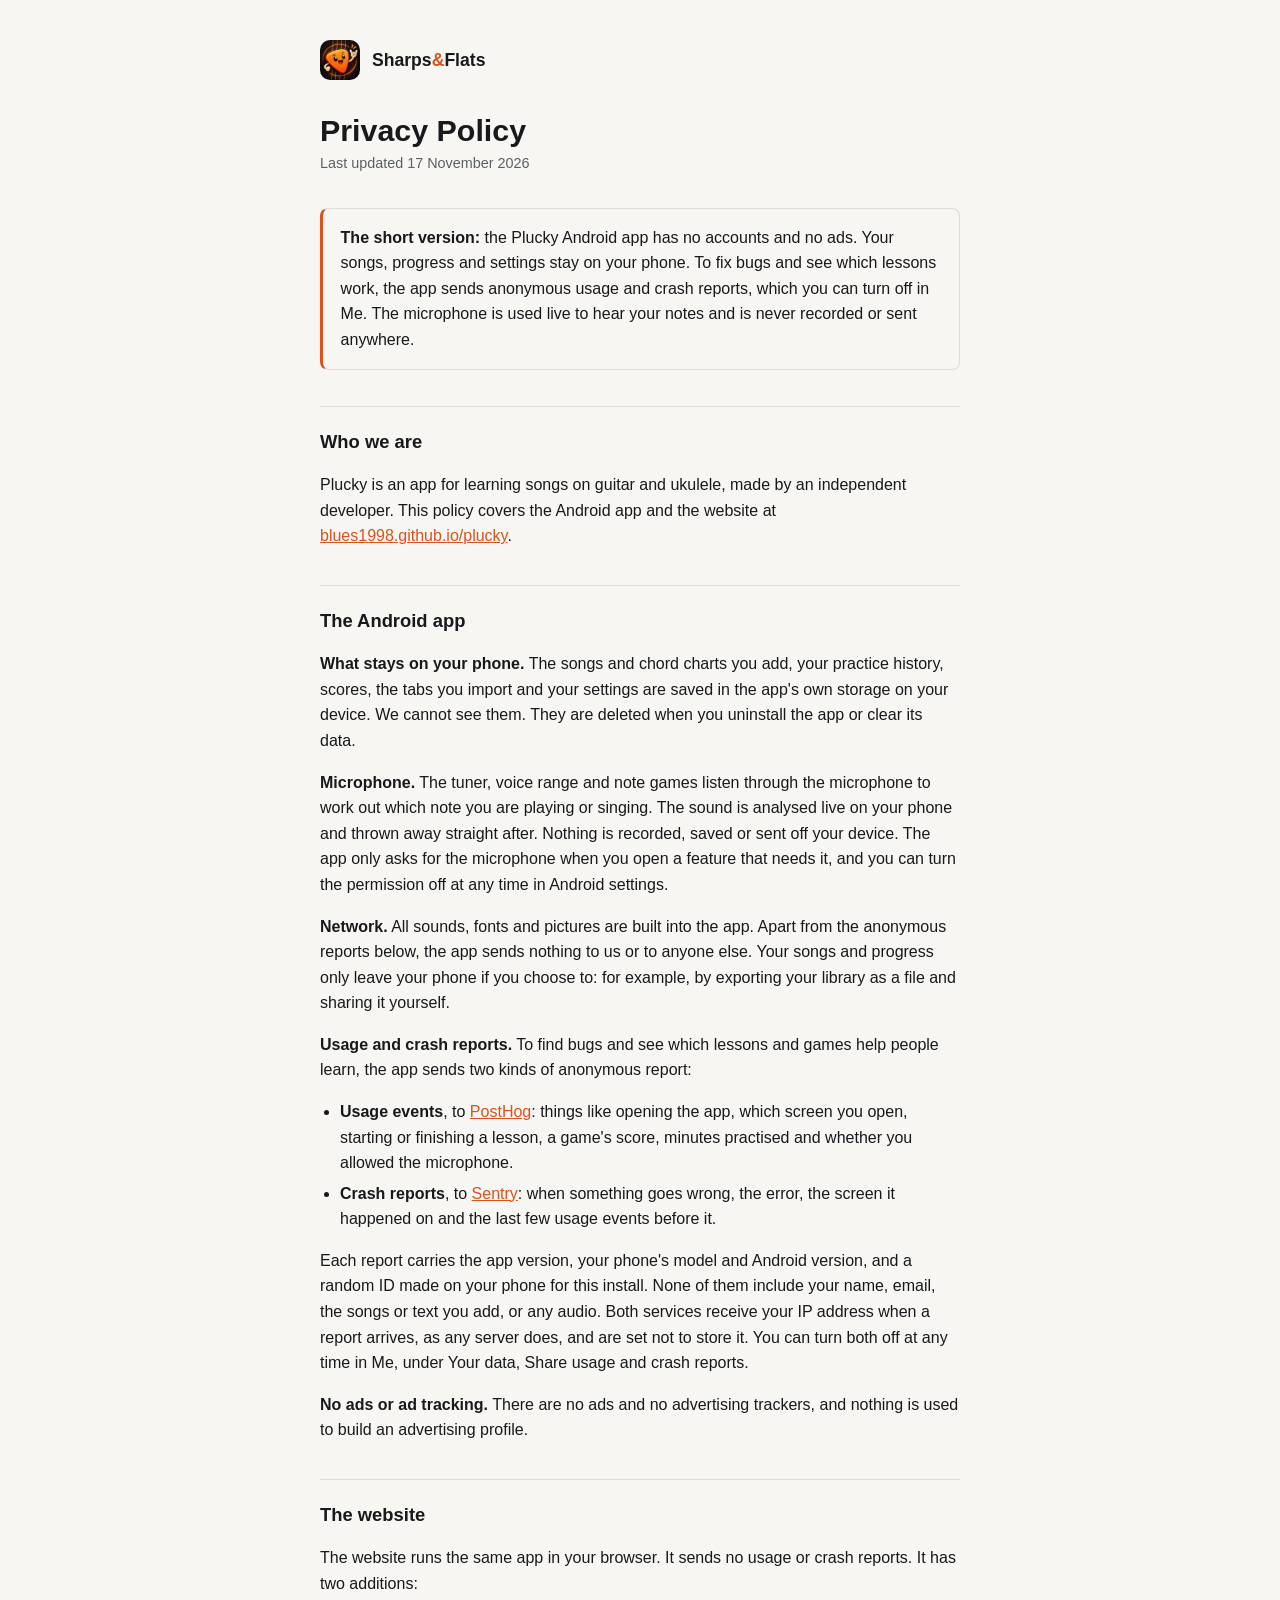
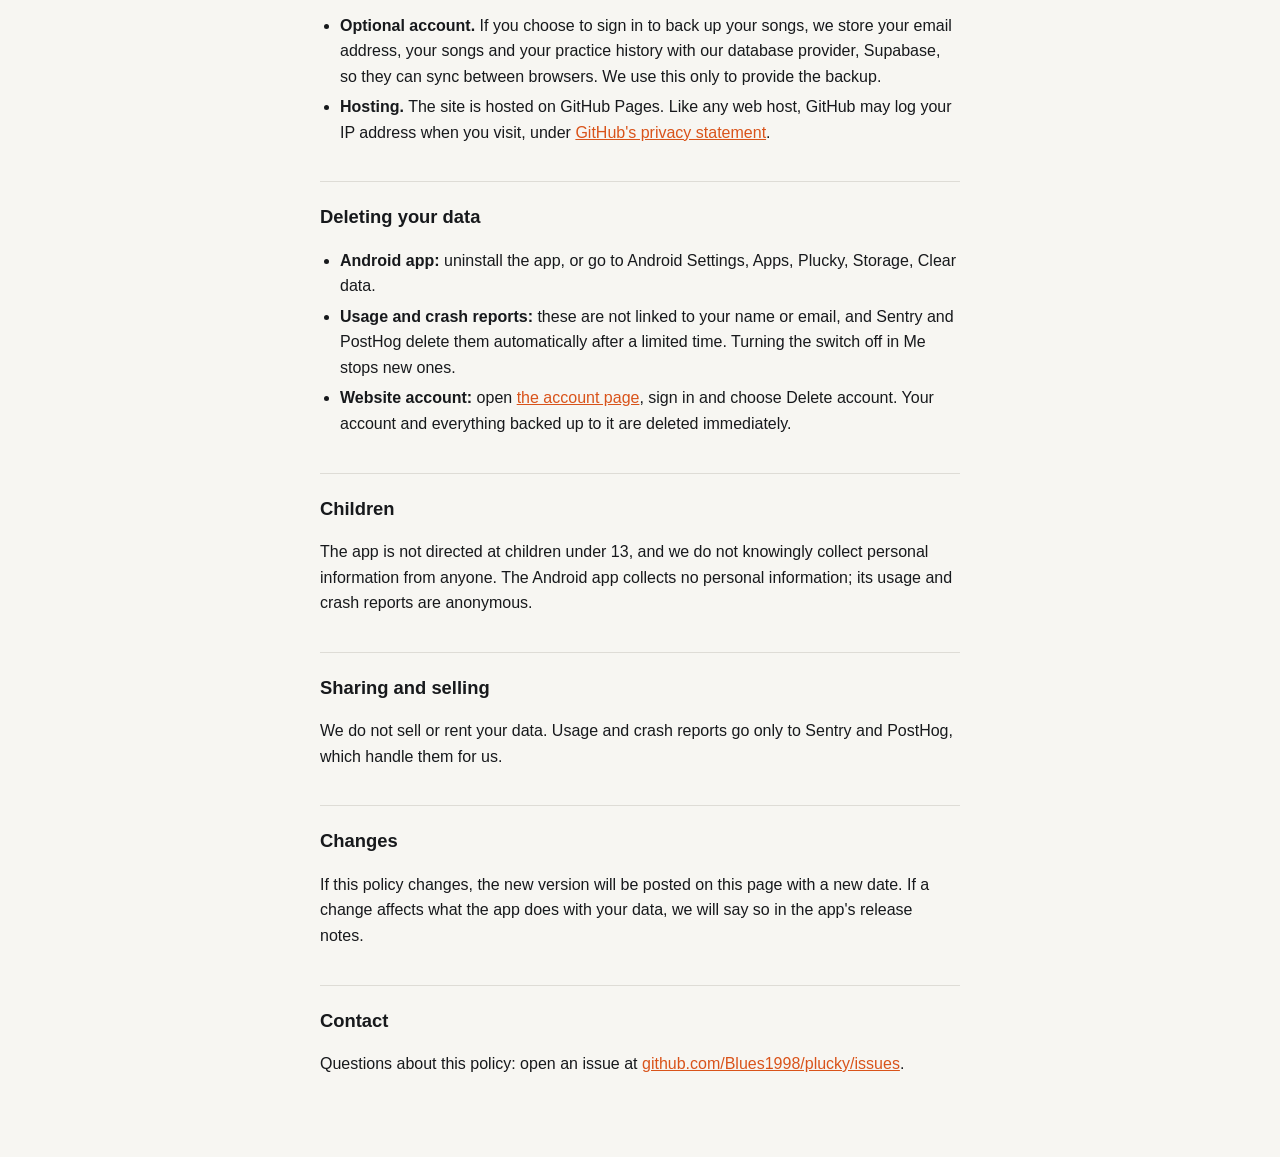
<file: privacy.html>
<!doctype html>
<html lang="en">
  <head>
    <meta charset="UTF-8" />
    <meta name="viewport" content="width=device-width, initial-scale=1.0" />
    <title>Privacy Policy · Plucky</title>
    <meta name="description" content="What Plucky does with your data: the Android app keeps everything on your phone." />
    <link rel="icon" type="image/png" sizes="32x32" href="brand/icon-32.png" />
    <style>
      :root {
        color-scheme: dark;
        --bg: #111214;
        --text: #F1F0EC;
        --muted: #A3A6AB;
        --line: #292C30;
        --accent: #FF6A2A;
      }
      @media (prefers-color-scheme: light) {
        :root {
          color-scheme: light;
          --bg: #F7F6F2;
          --text: #17191C;
          --muted: #5C6066;
          --line: #DEDCD6;
          --accent: #D9531A;
        }
      }
      * { box-sizing: border-box; }
      body {
        margin: 0;
        background: var(--bg);
        color: var(--text);
        font: 16px/1.6 -apple-system, BlinkMacSystemFont, 'Segoe UI', Roboto, Helvetica, Arial, sans-serif;
      }
      main {
        max-width: 42rem;
        margin: 0 auto;
        padding: 2.5rem 1rem 4rem;
      }
      header {
        display: flex;
        align-items: center;
        gap: 0.75rem;
        margin-bottom: 2rem;
      }
      header img { width: 40px; height: 40px; border-radius: 10px; }
      header a { color: var(--text); font-weight: 700; font-size: 1.1rem; text-decoration: none; }
      header a span { color: var(--accent); }
      h1 { margin: 0 0 0.25rem; font-size: 1.9rem; line-height: 1.2; }
      .date { margin: 0 0 2rem; color: var(--muted); font-size: 0.9rem; }
      h2 {
        margin: 2.25rem 0 0.5rem;
        padding-top: 1.25rem;
        border-top: 1px solid var(--line);
        font-size: 1.15rem;
      }
      p, li { color: var(--text); }
      ul { padding-left: 1.25rem; }
      li { margin: 0.3rem 0; }
      .summary {
        padding: 1rem 1.1rem;
        border: 1px solid var(--line);
        border-left: 3px solid var(--accent);
        border-radius: 8px;
      }
      .summary p { margin: 0; }
      a { color: var(--accent); }
    </style>
  </head>
  <body>
    <main>
      <header>
        <img src="brand/icon-192.png" alt="" />
        <a href="./">Sharps<span>&amp;</span>Flats</a>
      </header>

      <h1>Privacy Policy</h1>
      <p class="date">Last updated 17 November 2026</p>

      <div class="summary">
        <p><strong>The short version:</strong> the Plucky Android app has no accounts and no ads. Your songs, progress and settings stay on your phone. To fix bugs and see which lessons work, the app sends anonymous usage and crash reports, which you can turn off in Me. The microphone is used live to hear your notes and is never recorded or sent anywhere.</p>
      </div>

      <h2>Who we are</h2>
      <p>Plucky is an app for learning songs on guitar and ukulele, made by an independent developer. This policy covers the Android app and the website at <a href="https://blues1998.github.io/plucky/">blues1998.github.io/plucky</a>.</p>

      <h2>The Android app</h2>
      <p><strong>What stays on your phone.</strong> The songs and chord charts you add, your practice history, scores, the tabs you import and your settings are saved in the app's own storage on your device. We cannot see them. They are deleted when you uninstall the app or clear its data.</p>
      <p><strong>Microphone.</strong> The tuner, voice range and note games listen through the microphone to work out which note you are playing or singing. The sound is analysed live on your phone and thrown away straight after. Nothing is recorded, saved or sent off your device. The app only asks for the microphone when you open a feature that needs it, and you can turn the permission off at any time in Android settings.</p>
      <p><strong>Network.</strong> All sounds, fonts and pictures are built into the app. Apart from the anonymous reports below, the app sends nothing to us or to anyone else. Your songs and progress only leave your phone if you choose to: for example, by exporting your library as a file and sharing it yourself.</p>
      <p><strong>Usage and crash reports.</strong> To find bugs and see which lessons and games help people learn, the app sends two kinds of anonymous report:</p>
      <ul>
        <li><strong>Usage events</strong>, to <a href="https://posthog.com/privacy">PostHog</a>: things like opening the app, which screen you open, starting or finishing a lesson, a game's score, minutes practised and whether you allowed the microphone.</li>
        <li><strong>Crash reports</strong>, to <a href="https://sentry.io/privacy/">Sentry</a>: when something goes wrong, the error, the screen it happened on and the last few usage events before it.</li>
      </ul>
      <p>Each report carries the app version, your phone's model and Android version, and a random ID made on your phone for this install. None of them include your name, email, the songs or text you add, or any audio. Both services receive your IP address when a report arrives, as any server does, and are set not to store it. You can turn both off at any time in Me, under Your data, Share usage and crash reports.</p>
      <p><strong>No ads or ad tracking.</strong> There are no ads and no advertising trackers, and nothing is used to build an advertising profile.</p>

      <h2>The website</h2>
      <p>The website runs the same app in your browser. It sends no usage or crash reports. It has two additions:</p>
      <ul>
        <li><strong>Optional account.</strong> If you choose to sign in to back up your songs, we store your email address, your songs and your practice history with our database provider, Supabase, so they can sync between browsers. We use this only to provide the backup.</li>
        <li><strong>Hosting.</strong> The site is hosted on GitHub Pages. Like any web host, GitHub may log your IP address when you visit, under <a href="https://docs.github.com/en/site-policy/privacy-policies/github-general-privacy-statement">GitHub's privacy statement</a>.</li>
      </ul>

      <h2>Deleting your data</h2>
      <ul>
        <li><strong>Android app:</strong> uninstall the app, or go to Android Settings, Apps, Plucky, Storage, Clear data.</li>
        <li><strong>Usage and crash reports:</strong> these are not linked to your name or email, and Sentry and PostHog delete them automatically after a limited time. Turning the switch off in Me stops new ones.</li>
        <li><strong>Website account:</strong> open <a href="https://blues1998.github.io/plucky/?account">the account page</a>, sign in and choose Delete account. Your account and everything backed up to it are deleted immediately.</li>
      </ul>

      <h2>Children</h2>
      <p>The app is not directed at children under 13, and we do not knowingly collect personal information from anyone. The Android app collects no personal information; its usage and crash reports are anonymous.</p>

      <h2>Sharing and selling</h2>
      <p>We do not sell or rent your data. Usage and crash reports go only to Sentry and PostHog, which handle them for us.</p>

      <h2>Changes</h2>
      <p>If this policy changes, the new version will be posted on this page with a new date. If a change affects what the app does with your data, we will say so in the app's release notes.</p>

      <h2>Contact</h2>
      <p>Questions about this policy: open an issue at <a href="https://github.com/Blues1998/plucky/issues">github.com/Blues1998/plucky/issues</a>.</p>
    </main>
  </body>
</html>
</file>
